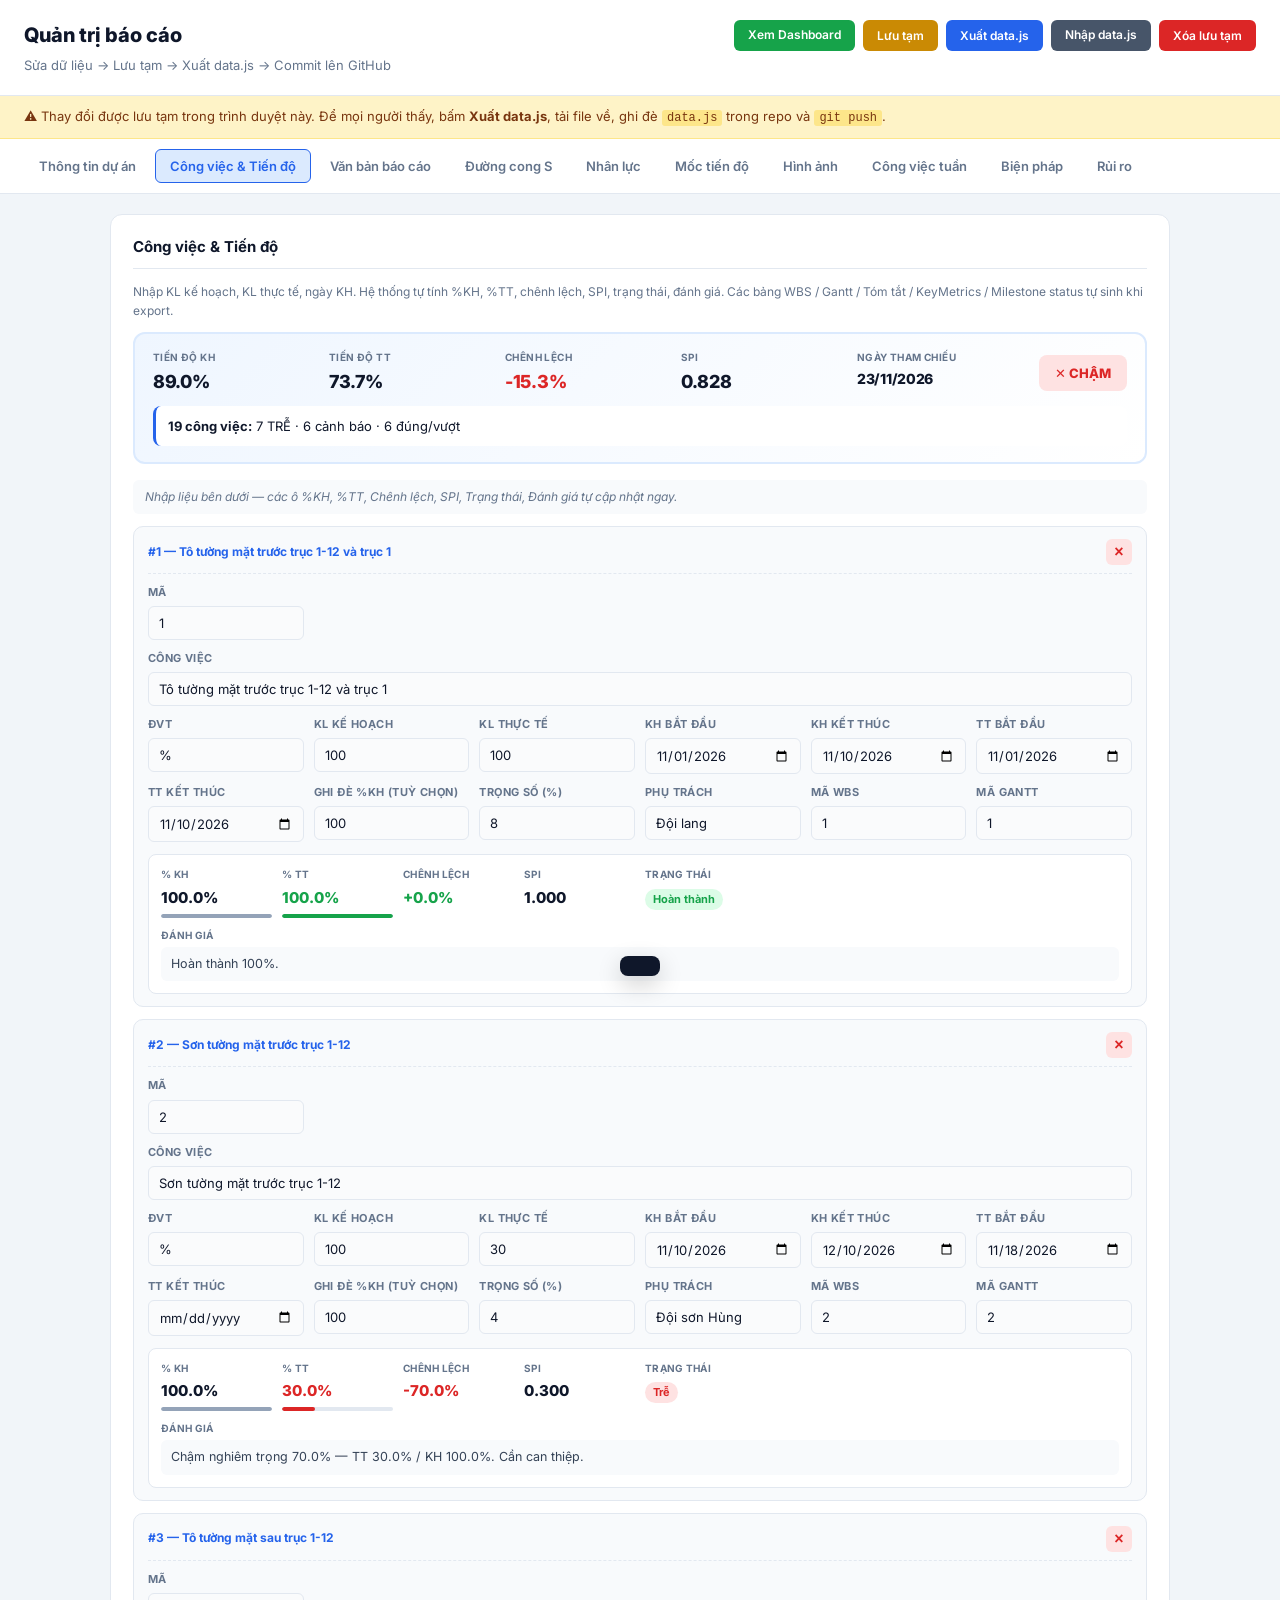
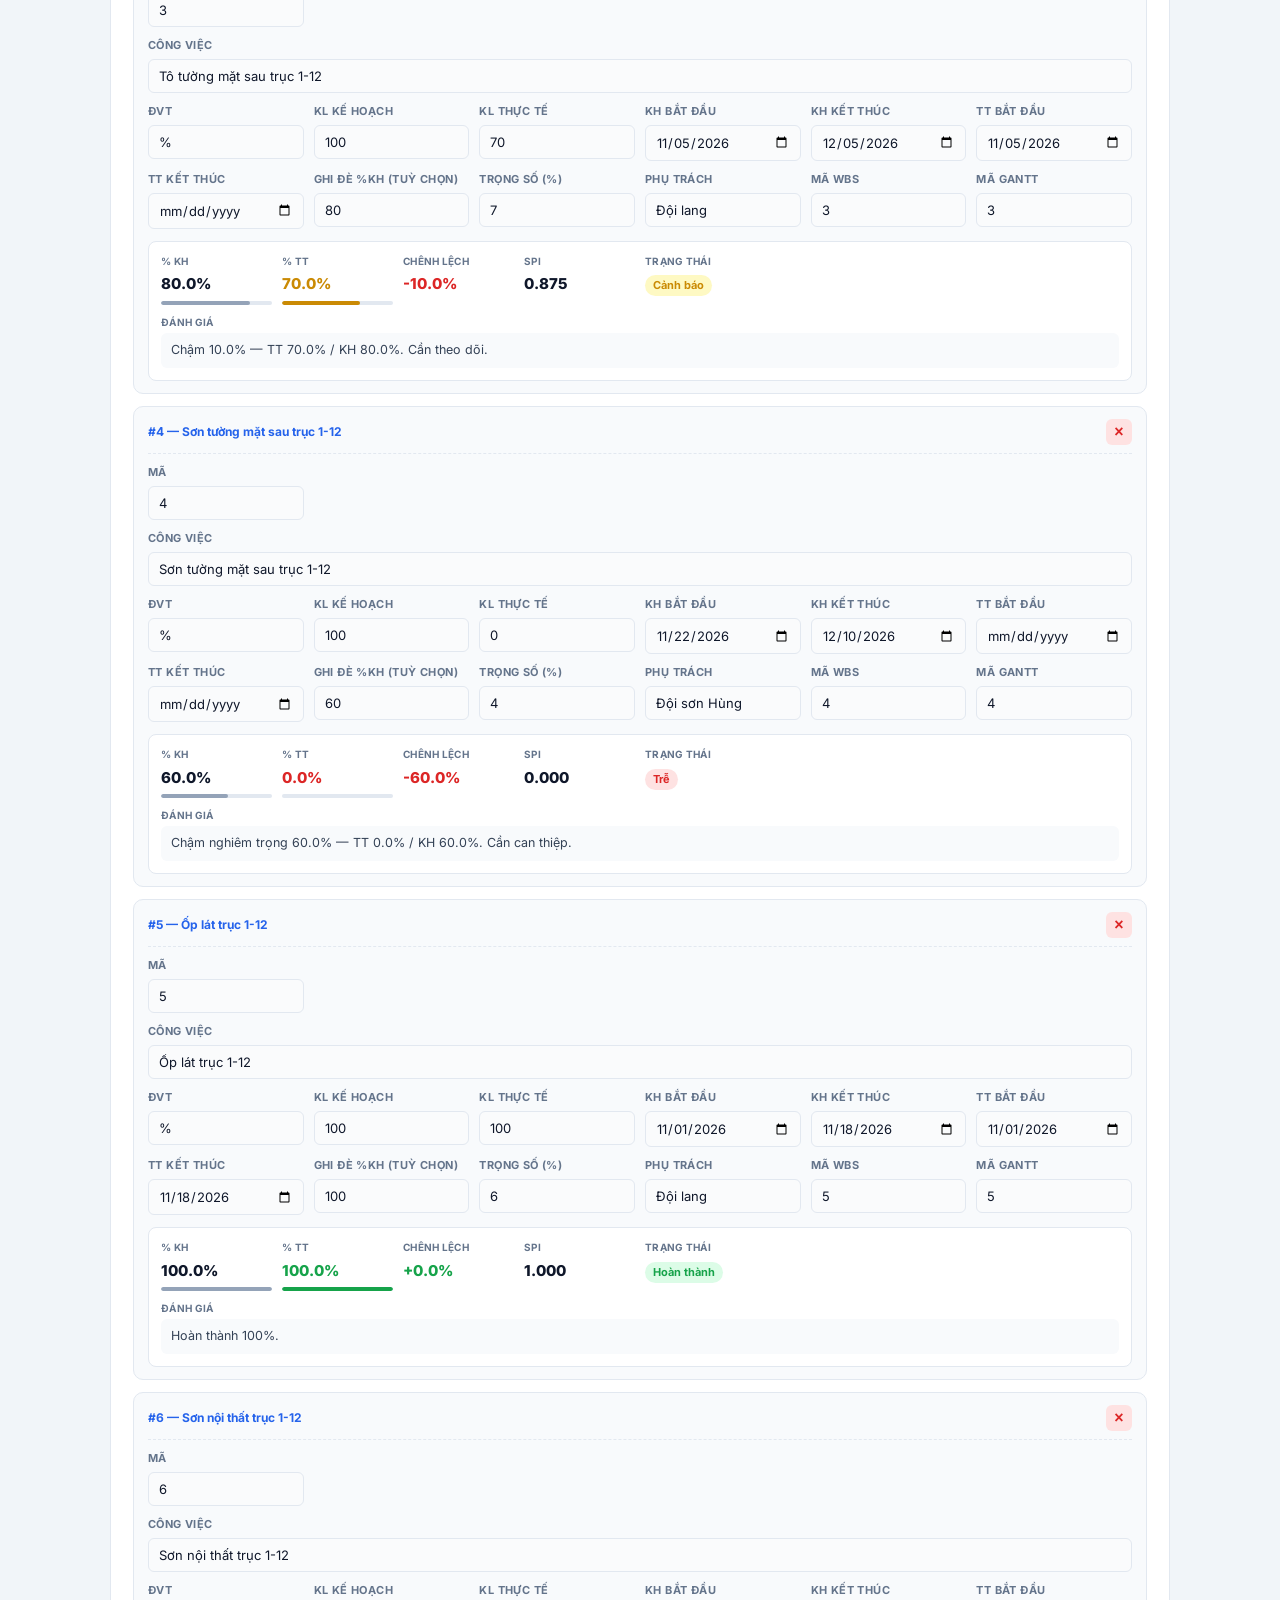
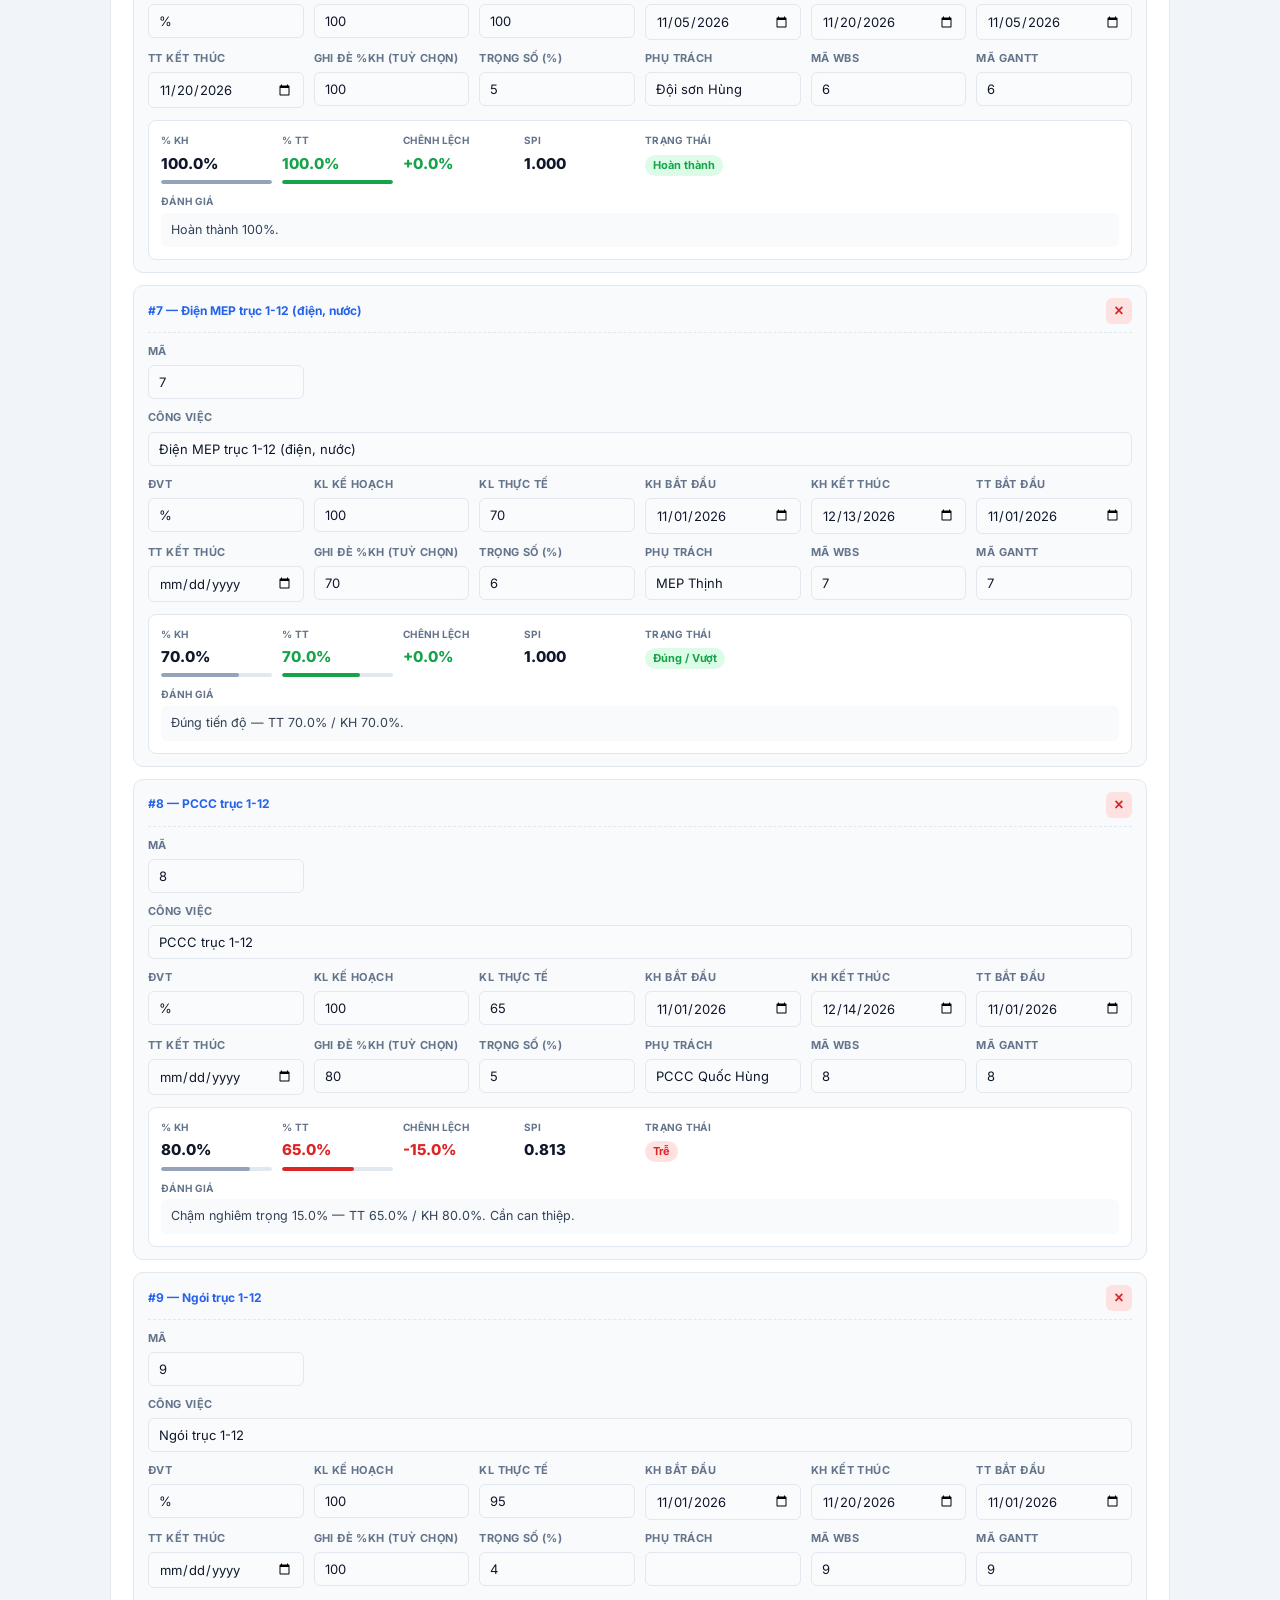
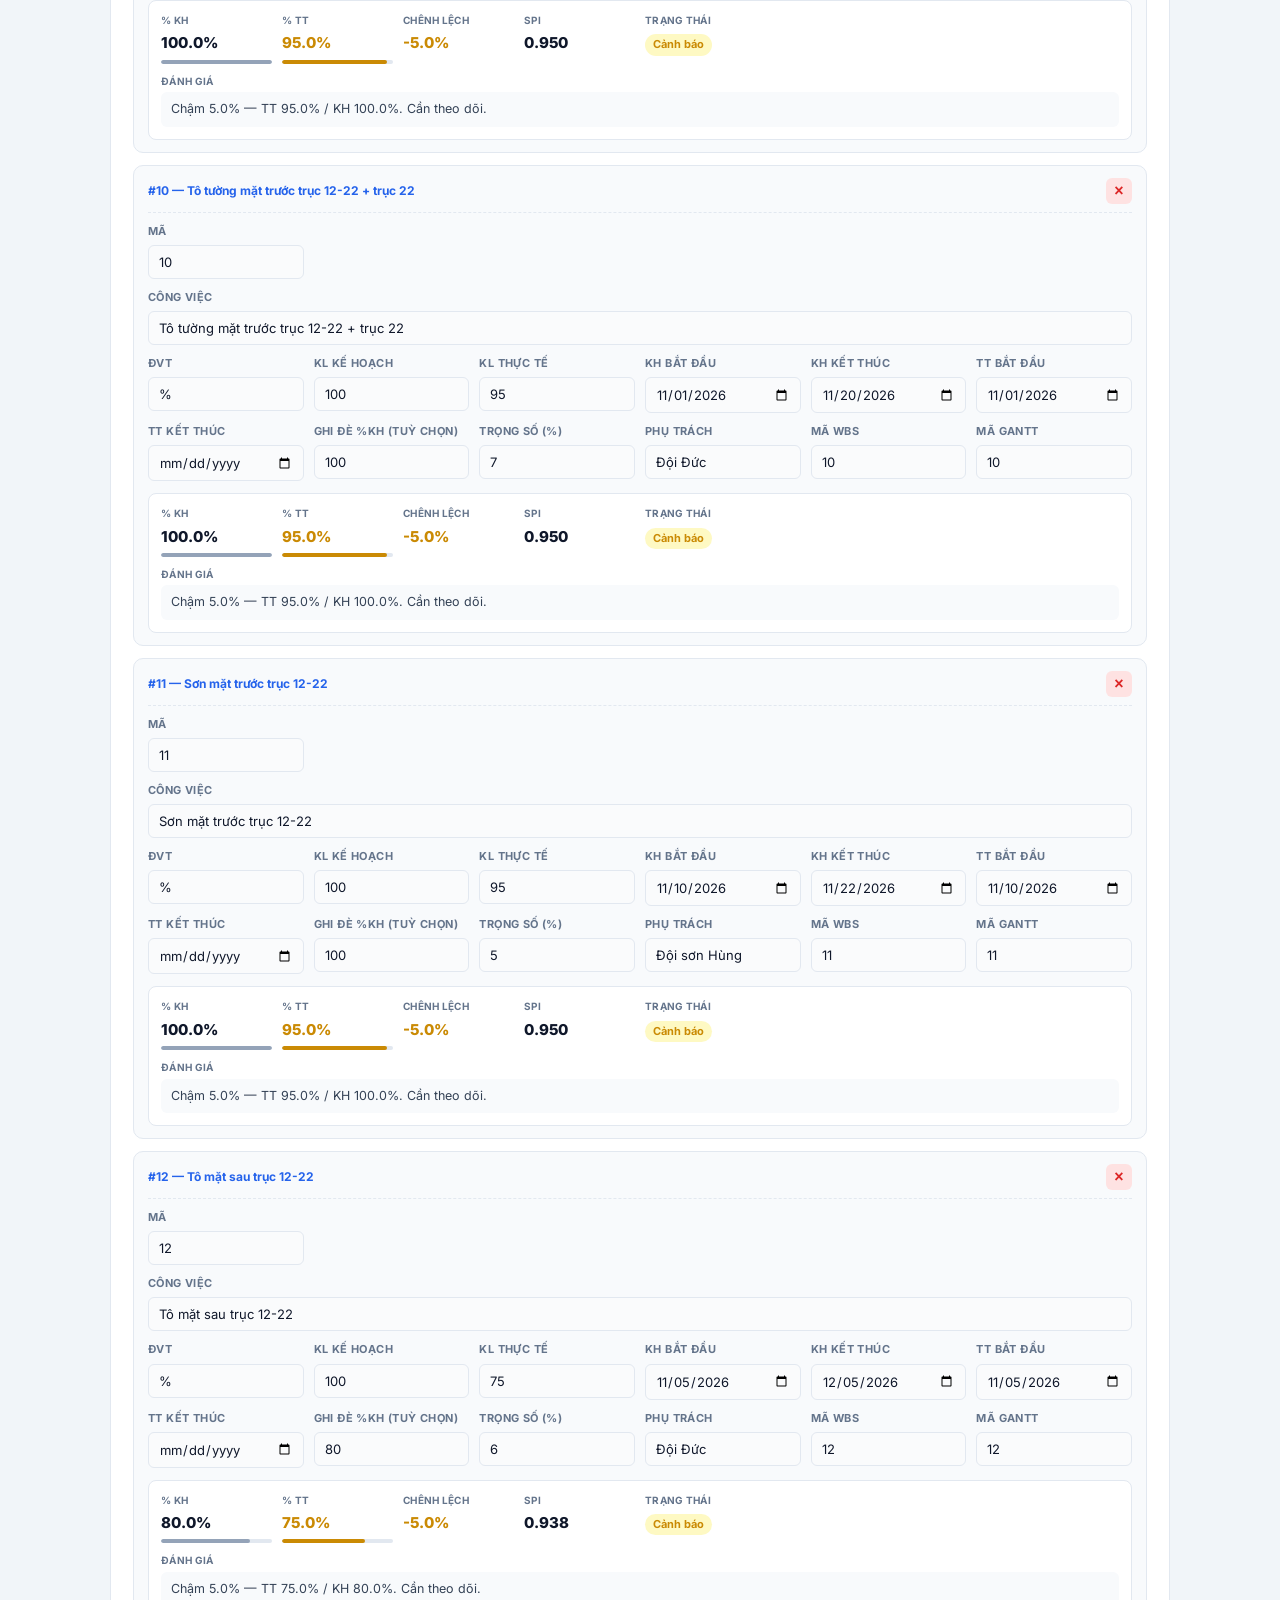
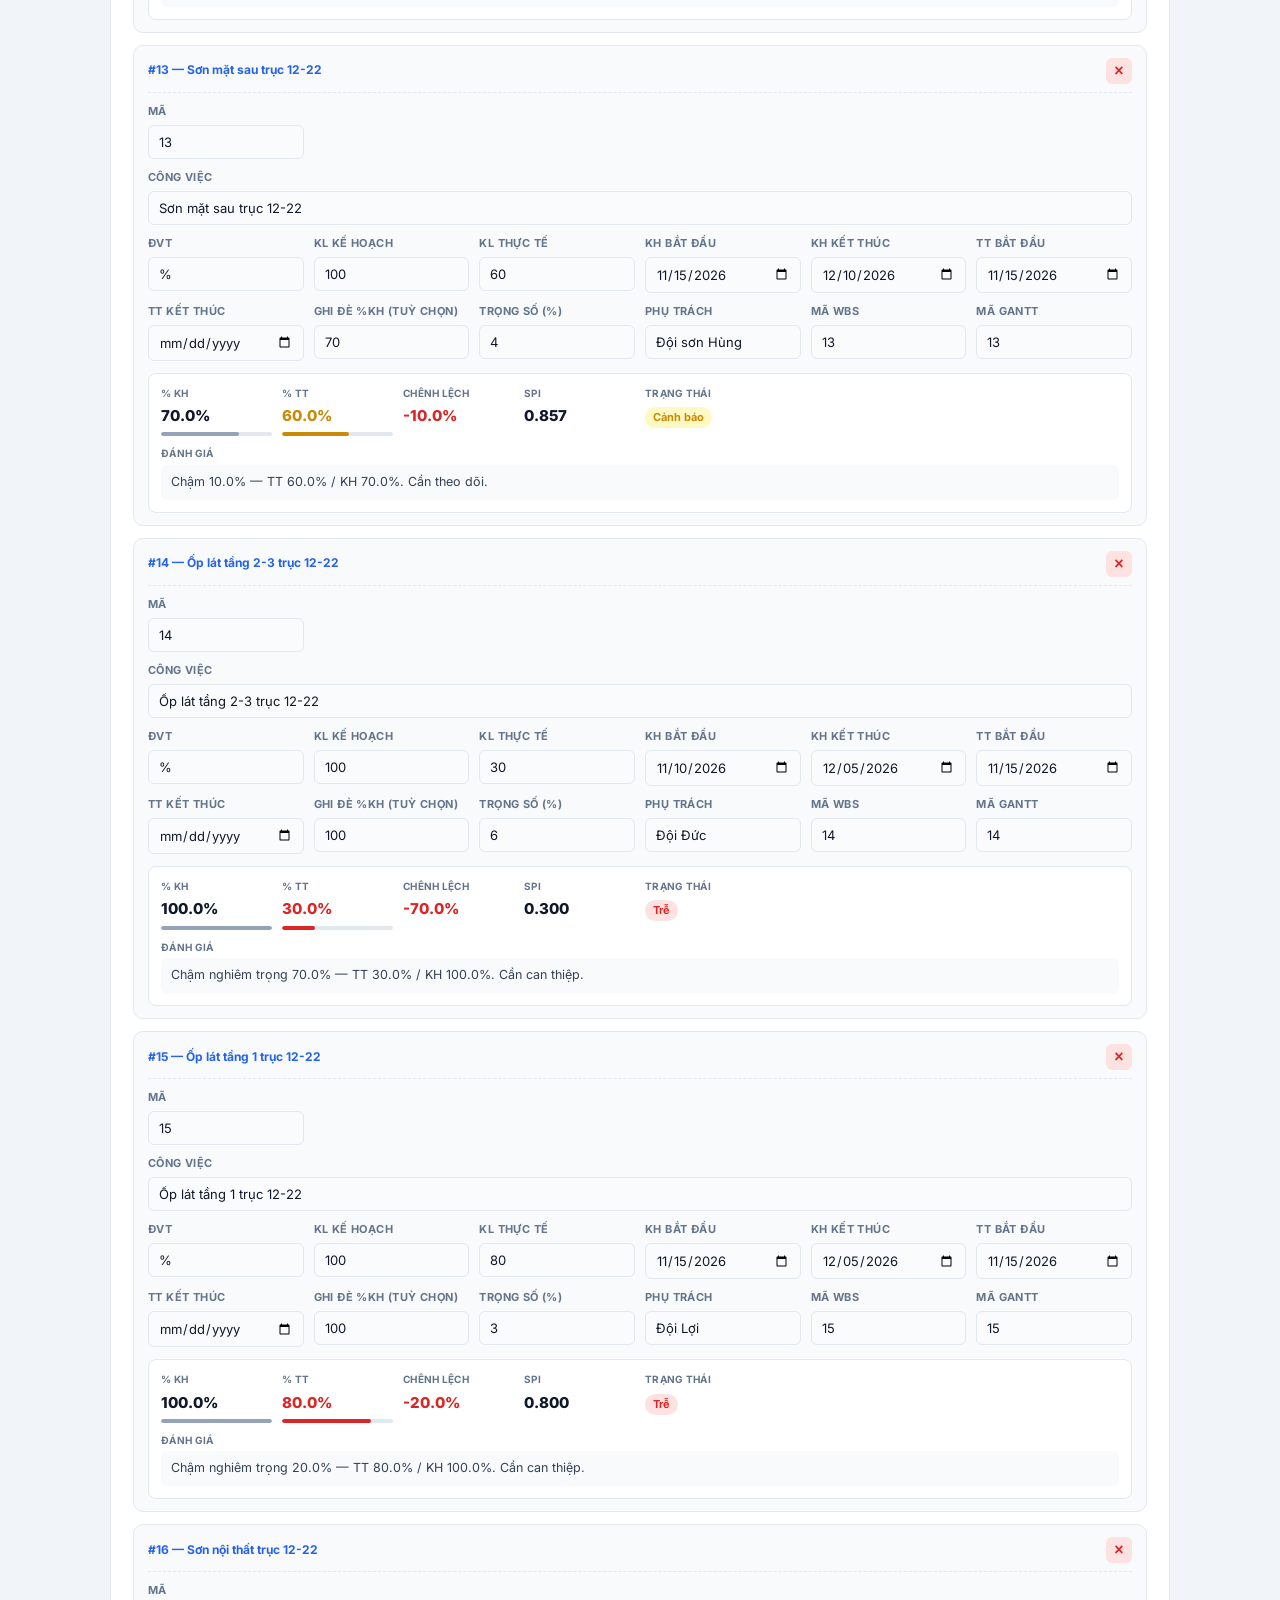
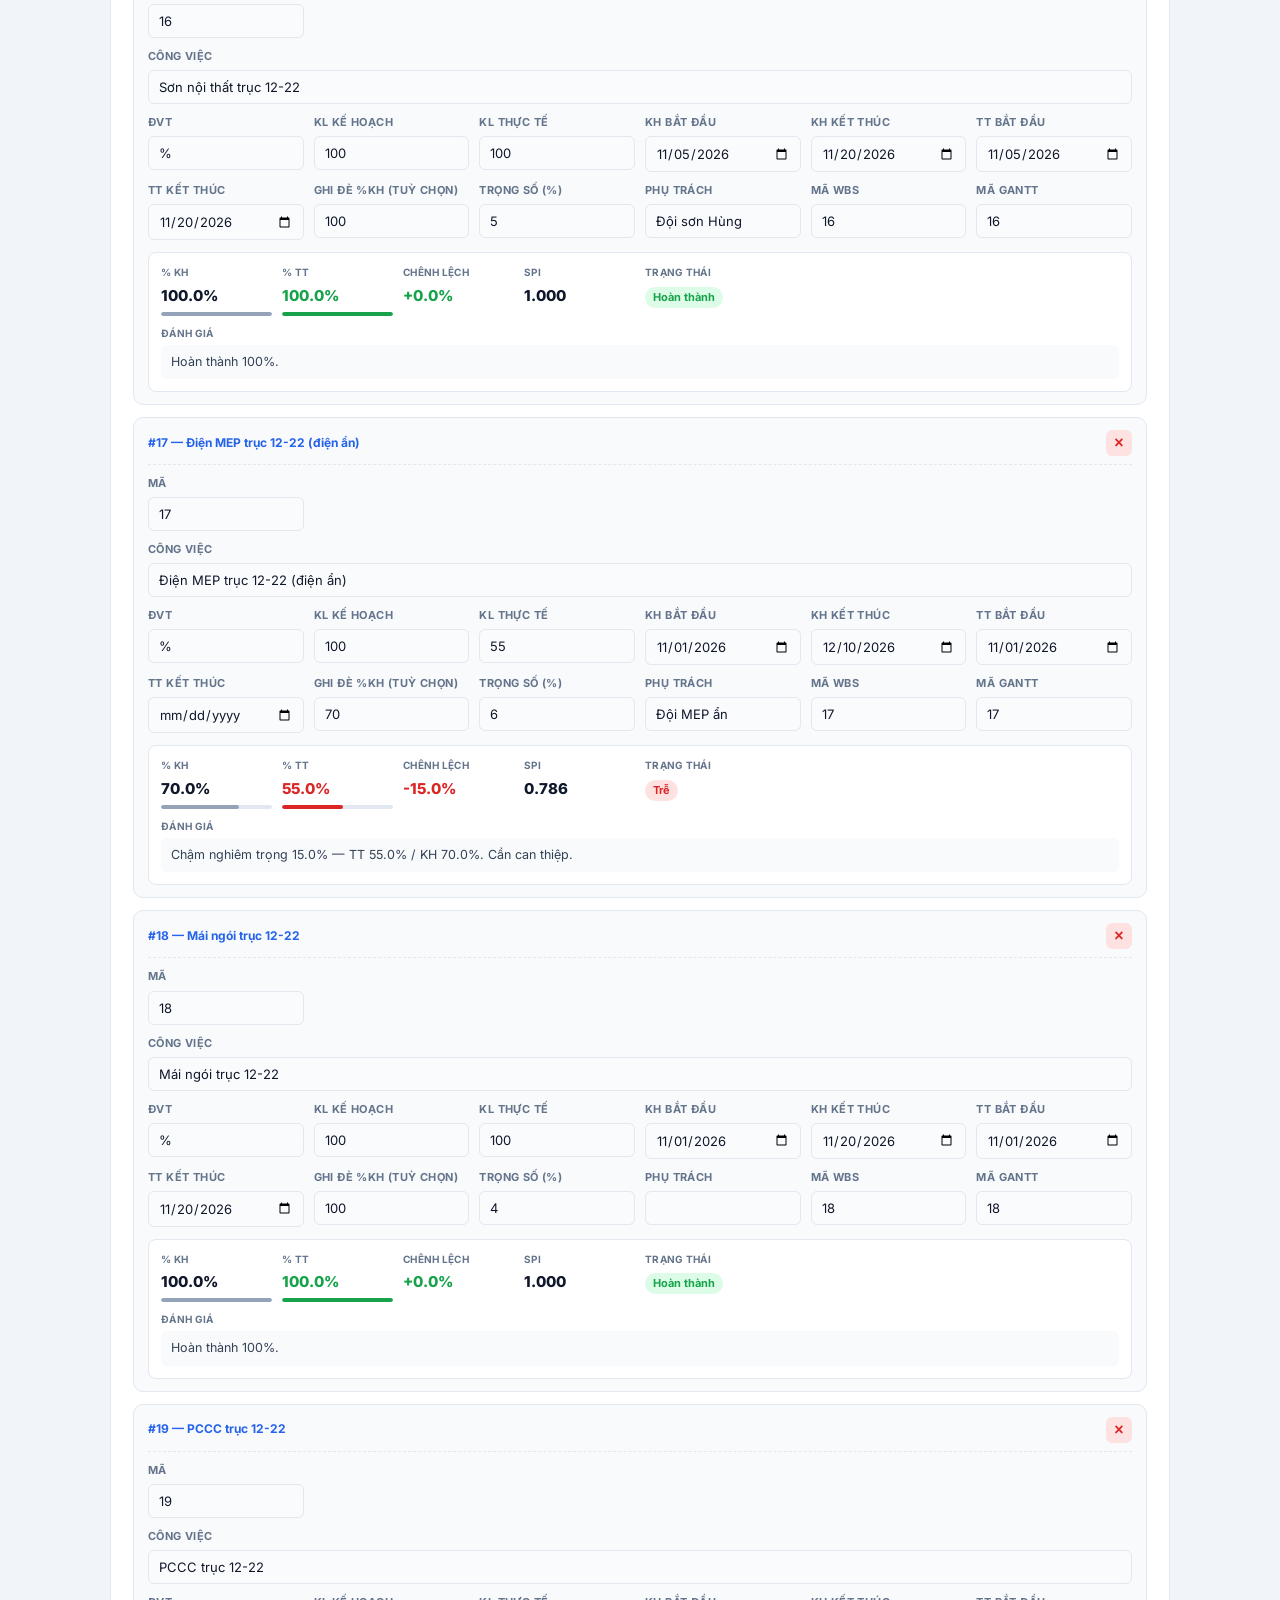
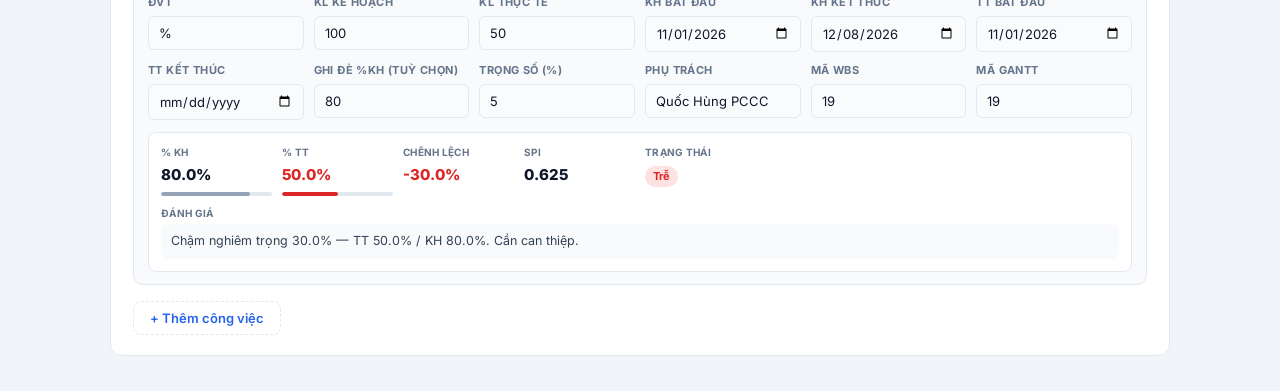
<file: admin.html>
<!DOCTYPE html>
<html lang="vi">
<head>
  <meta charset="UTF-8">
  <meta name="viewport" content="width=device-width, initial-scale=1.0">
  <title>Quản trị báo cáo tiến độ</title>
  <link href="https://fonts.googleapis.com/css2?family=Inter:wght@400;500;600;700;800&display=swap" rel="stylesheet">
  <link rel="stylesheet" href="styles.css">
  <link rel="stylesheet" href="admin.css">
</head>
<body class="admin-body">

<header class="admin-header">
  <div>
    <h1>Quản trị báo cáo</h1>
    <p class="admin-sub">Sửa dữ liệu → Lưu tạm → Xuất data.js → Commit lên GitHub</p>
  </div>
  <div class="admin-actions">
    <a class="btn-print" href="index.html" style="text-decoration:none;background:#16a34a;">Xem Dashboard</a>
    <button class="btn-print" id="btn-save" style="background:#ca8a04;">Lưu tạm</button>
    <button class="btn-print" id="btn-export" style="background:#2563eb;">Xuất data.js</button>
    <label class="btn-print" style="background:#475569;cursor:pointer;">
      Nhập data.js
      <input type="file" id="btn-import" accept=".js,text/javascript" style="display:none;">
    </label>
    <button class="btn-print" id="btn-reset" style="background:#dc2626;">Xóa lưu tạm</button>
  </div>
</header>

<div class="admin-banner">
  ⚠️ Thay đổi được lưu tạm trong trình duyệt này. Để mọi người thấy, bấm <strong>Xuất data.js</strong>, tải file về, ghi đè <code>data.js</code> trong repo và <code>git push</code>.
</div>

<nav class="admin-tabs" id="admin-tabs"></nav>
<main class="admin-main" id="admin-main"></main>

<div class="admin-toast" id="admin-toast"></div>

<script src="data.js"></script>
<script src="compute.js"></script>
<script src="admin.js"></script>
</body>
</html>
</file>
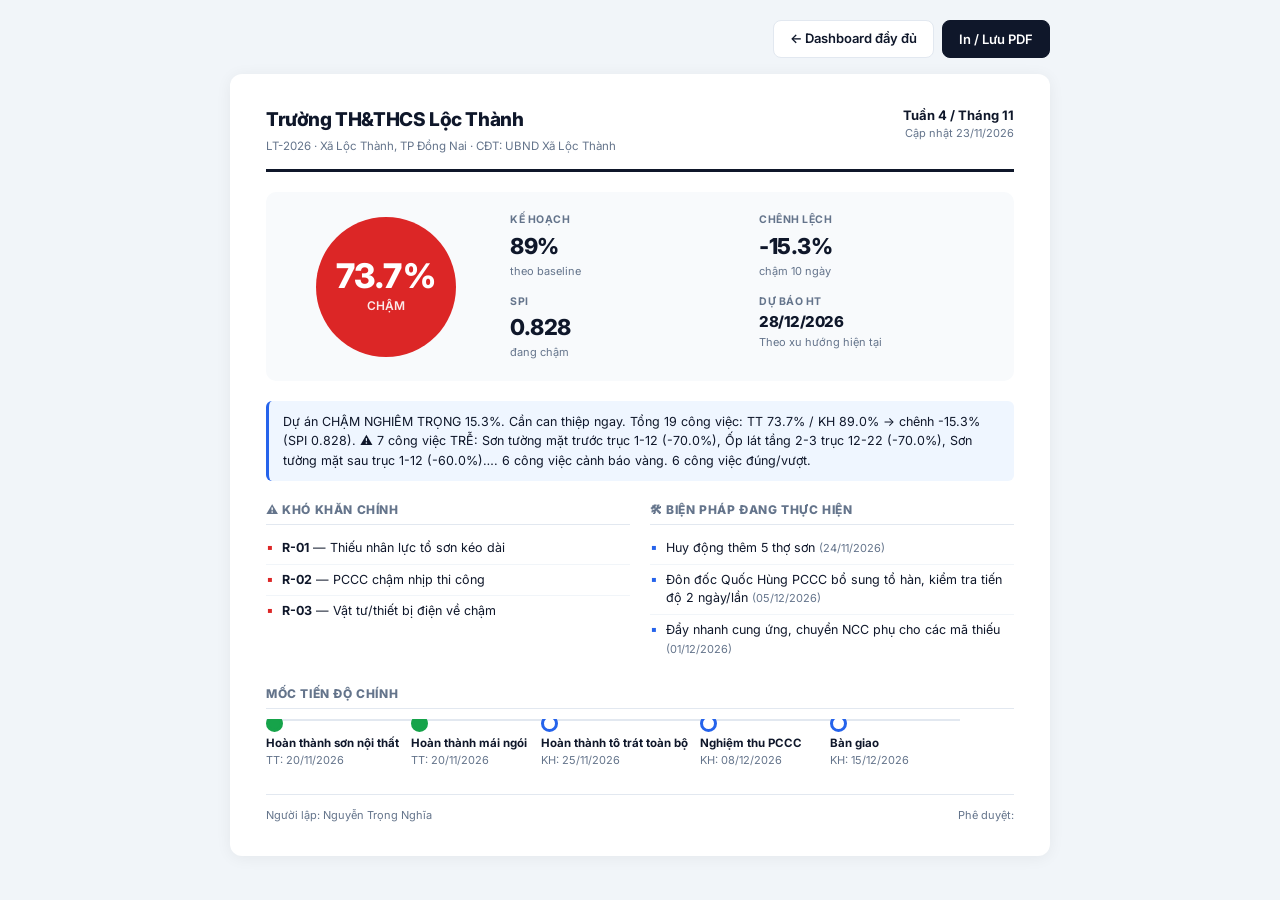
<file: condensed.html>
<!DOCTYPE html>
<html lang="vi">
<head>
  <meta charset="UTF-8">
  <meta name="viewport" content="width=device-width, initial-scale=1.0">
  <title>Báo cáo rút gọn — Tiến độ công trình</title>
  <link href="https://fonts.googleapis.com/css2?family=Inter:wght@400;500;600;700;800;900&display=swap" rel="stylesheet">
  <style>
    :root { --text: #0f172a; --muted: #64748b; --border: #e2e8f0; --green: #16a34a; --yellow: #ca8a04; --red: #dc2626; --accent: #2563eb; }
    * { box-sizing: border-box; margin: 0; padding: 0; }
    body { font-family: "Inter", system-ui, sans-serif; background: #f1f5f9; color: var(--text); padding: 20px; font-size: 13px; line-height: 1.5; }
    .page { max-width: 820px; margin: 0 auto; background: white; padding: 32px 36px; border-radius: 12px; box-shadow: 0 2px 16px rgba(0,0,0,0.06); }
    .page-header { display: flex; justify-content: space-between; align-items: flex-start; border-bottom: 3px solid var(--text); padding-bottom: 14px; margin-bottom: 20px; gap: 16px; }
    .page-header h1 { font-size: 19px; font-weight: 800; letter-spacing: -0.4px; }
    .page-header .meta { font-size: 11.5px; color: var(--muted); margin-top: 4px; }
    .page-header .revision { text-align: right; font-size: 11px; color: var(--muted); }
    .page-header .revision strong { display: block; color: var(--text); font-size: 13px; }
    .hero { display: grid; grid-template-columns: 200px 1fr; gap: 24px; align-items: center; padding: 20px; background: #f8fafc; border-radius: 10px; margin-bottom: 20px; }
    .rag-circle { width: 140px; height: 140px; border-radius: 50%; display: flex; flex-direction: column; align-items: center; justify-content: center; color: white; font-weight: 800; margin: 0 auto; }
    .rag-circle .big { font-size: 34px; line-height: 1; }
    .rag-circle .label { font-size: 12px; font-weight: 600; opacity: 0.9; margin-top: 4px; }
    .rag-circle.green { background: var(--green); } .rag-circle.yellow { background: var(--yellow); } .rag-circle.red { background: var(--red); }
    .hero-stats { display: grid; grid-template-columns: 1fr 1fr; gap: 14px; }
    .stat .label { font-size: 10.5px; text-transform: uppercase; letter-spacing: 0.5px; color: var(--muted); font-weight: 700; }
    .stat .value { font-size: 22px; font-weight: 800; letter-spacing: -0.5px; margin-top: 2px; }
    .stat .sub { font-size: 11px; color: var(--muted); }
    .note { padding: 11px 14px; background: #eff6ff; border-left: 3px solid var(--accent); font-size: 12.5px; border-radius: 6px; margin-bottom: 20px; line-height: 1.55; }
    .columns { display: grid; grid-template-columns: 1fr 1fr; gap: 20px; margin-bottom: 20px; }
    .box h3 { font-size: 12px; text-transform: uppercase; letter-spacing: 0.6px; font-weight: 800; color: var(--muted); margin-bottom: 8px; padding-bottom: 5px; border-bottom: 1px solid var(--border); }
    .box ul { list-style: none; }
    .box li { padding: 6px 0; border-bottom: 1px solid #f1f5f9; font-size: 12.5px; display: flex; gap: 8px; }
    .box li:last-child { border-bottom: none; }
    .box li::before { content: "▪"; color: var(--muted); flex-shrink: 0; font-size: 14px; line-height: 1.2; }
    .box.issues li::before { color: var(--red); }
    .box.measures li::before { color: var(--accent); }
    .milestones-row { display: flex; gap: 0; overflow-x: auto; margin-bottom: 20px; padding-bottom: 6px; }
    .ms { flex-shrink: 0; min-width: 130px; position: relative; padding: 10px 12px 0 0; border-top: 2px solid var(--border); }
    .ms::before { content: ""; position: absolute; top: -6px; left: 0; width: 11px; height: 11px; border-radius: 50%; background: white; border: 3px solid var(--muted); }
    .ms.done::before { border-color: var(--green); background: var(--green); }
    .ms.late::before { border-color: var(--red); background: var(--red); }
    .ms.upcoming::before { border-color: var(--accent); }
    .ms .name { font-size: 11.5px; font-weight: 700; margin-top: 4px; }
    .ms .date { font-size: 11px; color: var(--muted); }
    .hero-photo { width: 100%; height: 160px; object-fit: cover; border-radius: 8px; margin-bottom: 8px; background: #f1f5f9; }
    .photo-caption { font-size: 11.5px; color: var(--muted); margin-bottom: 20px; }
    .footer { border-top: 1px solid var(--border); padding-top: 12px; font-size: 11px; color: var(--muted); display: flex; justify-content: space-between; gap: 16px; flex-wrap: wrap; }
    .actions { max-width: 820px; margin: 0 auto 16px; display: flex; gap: 8px; justify-content: flex-end; }
    .btn { padding: 8px 16px; border-radius: 8px; border: 1px solid var(--border); background: white; color: var(--text); font-family: inherit; font-size: 13px; font-weight: 600; cursor: pointer; text-decoration: none; display: inline-block; }
    .btn.primary { background: var(--text); color: white; border-color: var(--text); }
    .error-box { max-width: 820px; margin: 40px auto; padding: 30px; background: white; border-radius: 12px; text-align: center; font-family: "Inter", sans-serif; color: var(--red); }
    @media print {
      body { background: white; padding: 0; font-size: 11px; }
      .page { max-width: 100%; padding: 14mm 12mm; box-shadow: none; border-radius: 0; }
      .actions { display: none; }
      .hero, .columns, .box { page-break-inside: avoid; }
      @page { size: A4; margin: 0; }
    }
    @media (max-width: 640px) {
      .page { padding: 20px; } .hero { grid-template-columns: 1fr; gap: 16px; }
      .columns { grid-template-columns: 1fr; } .hero-stats { grid-template-columns: 1fr 1fr; }
    }
  </style>
</head>
<body>

<div class="actions">
  <a href="index.html" class="btn">← Dashboard đầy đủ</a>
  <button class="btn primary" onclick="window.print()">In / Lưu PDF</button>
</div>

<div class="page">
  <div class="page-header">
    <div><h1 id="project-name">—</h1><div class="meta" id="project-meta">—</div></div>
    <div class="revision" id="revision">—</div>
  </div>
  <div class="hero">
    <div class="rag-circle" id="rag-circle"><span class="big" id="rag-pct">—%</span><span class="label" id="rag-label">—</span></div>
    <div class="hero-stats">
      <div class="stat"><div class="label">Kế hoạch</div><div class="value" id="stat-planned">—%</div><div class="sub" id="stat-planned-sub"></div></div>
      <div class="stat"><div class="label">Chênh lệch</div><div class="value" id="stat-delta">—%</div><div class="sub" id="stat-delta-sub"></div></div>
      <div class="stat"><div class="label">SPI</div><div class="value" id="stat-spi">—</div><div class="sub" id="stat-spi-sub"></div></div>
      <div class="stat"><div class="label">Dự báo HT</div><div class="value" id="stat-forecast" style="font-size:15px">—</div><div class="sub">Theo xu hướng hiện tại</div></div>
    </div>
  </div>
  <div class="note" id="summary-note">—</div>
  <div class="columns">
    <div class="box issues"><h3>⚠ Khó khăn chính</h3><ul id="issues-list"></ul></div>
    <div class="box measures"><h3>🛠 Biện pháp đang thực hiện</h3><ul id="measures-list"></ul></div>
  </div>
  <h3 style="font-size:12px;text-transform:uppercase;letter-spacing:0.6px;font-weight:800;color:var(--muted);margin-bottom:10px;padding-bottom:5px;border-bottom:1px solid var(--border)">Mốc tiến độ chính</h3>
  <div class="milestones-row" id="milestone-row"></div>
  <div id="hero-photo-wrap"></div>
  <div class="footer">
    <span id="footer-left">—</span><span id="footer-right">—</span>
  </div>
</div>

<script src="data.js"></script>
<script src="compute.js"></script>
<script>
(function () {
  const useLocal = new URLSearchParams(location.search).has("preview");
  const local = useLocal ? localStorage.getItem("reportData") : null;
  const raw = local ? JSON.parse(local) : window.reportData;
  const r = window.ComputeEngine ? window.ComputeEngine.computeAll(raw) : raw;

  if (!r) {
    document.body.innerHTML = '<div class="error-box">❌ Không tải được data.js</div>';
    return;
  }
  const fmt = s => s ? String(s).split("-").reverse().join("/") : "—";
  const esc = s => String(s ?? "").replace(/&/g,"&amp;").replace(/</g,"&lt;").replace(/>/g,"&gt;").replace(/"/g,"&quot;").replace(/'/g,"&#39;");

  document.getElementById("project-name").textContent = r.project.name;
  document.getElementById("project-meta").textContent = `${r.project.code} · ${r.project.location} · CĐT: ${r.project.investor}`;
  document.getElementById("revision").innerHTML = `<strong>${esc(r.project.revision)}</strong>Cập nhật ${fmt(r.project.reportDate)}`;

  const delta = +(r.summary.actual - r.summary.planned).toFixed(1);
  const ragClass = delta >= -0.5 ? "green" : delta >= -5 ? "yellow" : "red";
  const ragLabel = delta >= -0.5 ? "ĐÚNG TIẾN ĐỘ" : delta >= -5 ? "CẢNH BÁO" : "CHẬM";
  document.getElementById("rag-circle").classList.add(ragClass);
  document.getElementById("rag-pct").textContent = r.summary.actual + "%";
  document.getElementById("rag-label").textContent = ragLabel;

  document.getElementById("stat-planned").textContent = r.summary.planned + "%";
  document.getElementById("stat-planned-sub").textContent = "theo baseline";
  document.getElementById("stat-delta").textContent = (delta >= 0 ? "+" : "") + delta + "%";
  document.getElementById("stat-delta-sub").textContent = delta < 0 ? `chậm ${r.summary.daysBehind} ngày` : "vượt kế hoạch";
  document.getElementById("stat-spi").textContent = Number(r.summary.spi).toFixed(3);
  document.getElementById("stat-spi-sub").textContent = r.summary.spi >= 1 ? "đúng KH" : "đang chậm";
  document.getElementById("stat-forecast").textContent = fmt(r.summary.forecastFinish);

  document.getElementById("summary-note").textContent = r.summary.note;

  const sevRank = { high: 0, medium: 1, low: 2 };
  const topIssues = [...(r.risks || [])].sort((a, b) => (sevRank[a.severity] ?? 9) - (sevRank[b.severity] ?? 9)).slice(0, 3);
  document.getElementById("issues-list").innerHTML = topIssues.map(x => `<li><span><strong>${esc(x.id)}</strong> — ${esc(x.description)}</span></li>`).join("");

  const topMeasures = [...(r.measures || [])].sort((a, b) => (a.status === "Hoàn thành" ? 1 : 0) - (b.status === "Hoàn thành" ? 1 : 0)).slice(0, 3);
  document.getElementById("measures-list").innerHTML = topMeasures.map(x => `<li><span>${esc(x.action)} <em style="color:var(--muted);font-style:normal;font-size:11px">(${esc(x.deadline)})</em></span></li>`).join("");

  const mss = (r.milestones || []).slice(-5);
  document.getElementById("milestone-row").innerHTML = mss.map(m => {
    const cls = m.status === "done" ? "done" : m.status === "late" ? "late" : "upcoming";
    const dateStr = m.actual ? "TT: " + fmt(m.actual) : "KH: " + fmt(m.planned);
    return `<div class="ms ${cls}"><div class="name">${esc(m.name)}</div><div class="date">${dateStr}</div></div>`;
  }).join("");

  if (r.photos && r.photos.length) {
    const latest = [...r.photos].sort((a, b) => String(b.date || "").localeCompare(String(a.date || "")))[0];
    document.getElementById("hero-photo-wrap").innerHTML = `<img class="hero-photo" src="${esc(latest.url)}" alt="${esc(latest.caption || "")}"><div class="photo-caption">${esc(latest.caption || "")} · ${esc(latest.location || "")} · ${fmt(latest.date)}</div>`;
  }

  document.getElementById("footer-left").textContent = `Người lập: ${r.project.preparedBy}`;
  document.getElementById("footer-right").textContent = `Phê duyệt: ${r.project.approvedBy}`;
})();
</script>
</body>
</html>
</file>
<file: styles.css>
:root {
  --bg: #f8fafc;
  --surface: #ffffff;
  --border: #e2e8f0;
  --text: #0f172a;
  --muted: #64748b;
  --accent: #2563eb;
  --accent-soft: #dbeafe;
  --green: #16a34a;
  --green-soft: #dcfce7;
  --yellow: #ca8a04;
  --yellow-soft: #fef9c3;
  --red: #dc2626;
  --red-soft: #fee2e2;
  --radius: 12px;
}
* { box-sizing: border-box; margin: 0; padding: 0; }
body {
  font-family: "Inter", system-ui, -apple-system, "Segoe UI", Roboto, sans-serif;
  background: var(--bg); color: var(--text); line-height: 1.55; font-size: 14px;
}

/* TOPBAR */
.topbar {
  display: flex; justify-content: space-between; align-items: flex-start;
  gap: 16px; padding: 20px 24px; background: var(--surface);
  border-bottom: 1px solid var(--border); flex-wrap: wrap;
}
.topbar h1 { font-size: 20px; font-weight: 700; letter-spacing: -0.3px; }
.project-meta { color: var(--muted); font-size: 13px; margin-top: 4px; }
.topbar-right { display: flex; gap: 8px; align-items: center; flex-wrap: wrap; }
.badge {
  display: inline-block; padding: 4px 10px; background: var(--accent-soft);
  color: var(--accent); border-radius: 6px; font-size: 12px; font-weight: 600;
}
.badge-muted { background: #f1f5f9; color: var(--muted); }
.btn-print {
  padding: 6px 14px; background: var(--text); color: white; border: none;
  border-radius: 6px; font-size: 12px; font-weight: 600; cursor: pointer; font-family: inherit;
}
.btn-print:hover { background: #1e293b; }

/* TABS */
.tabs {
  display: flex; gap: 4px; padding: 10px 24px; background: var(--surface);
  border-bottom: 1px solid var(--border); overflow-x: auto;
  position: sticky; top: 0; z-index: 50;
}
.tabs a {
  padding: 6px 12px; color: var(--muted); text-decoration: none;
  font-size: 13px; font-weight: 500; border-radius: 6px; white-space: nowrap;
}
.tabs a:hover { background: #f1f5f9; color: var(--text); }

/* LAYOUT */
main { max-width: 1400px; margin: 0 auto; padding: 20px; }
.card {
  background: var(--surface); border: 1px solid var(--border);
  border-radius: var(--radius); padding: 20px 22px; margin-bottom: 18px;
}
.card-title {
  font-size: 15px; font-weight: 700; margin-bottom: 16px;
  letter-spacing: -0.2px; display: flex; align-items: center; justify-content: space-between;
}
.hint { font-size: 12px; font-weight: 500; color: var(--muted); }

/* SHORT REPORT */
.short-report-card {
  background: linear-gradient(135deg, #eff6ff 0%, #ffffff 100%);
  border: 2px solid var(--accent-soft);
}
.sr-header {
  display: flex; justify-content: space-between; align-items: flex-start;
  gap: 16px; margin-bottom: 12px; flex-wrap: wrap;
}
.sr-eyebrow {
  font-size: 11px; font-weight: 700; color: var(--accent);
  text-transform: uppercase; letter-spacing: 0.8px;
}
.sr-title { font-size: 20px; font-weight: 800; letter-spacing: -0.4px; margin-top: 2px; }
.sr-headline { font-size: 15px; font-weight: 600; color: #1e293b; margin-bottom: 18px; }
.sr-metrics {
  display: grid; grid-template-columns: repeat(auto-fit, minmax(110px, 1fr));
  gap: 10px; margin-bottom: 20px;
}
.sr-metric {
  background: white; border: 1px solid var(--border); border-radius: 10px; padding: 12px;
}
.sr-metric-label { font-size: 10px; color: var(--muted); text-transform: uppercase; letter-spacing: 0.5px; font-weight: 700; }
.sr-metric-value { font-size: 18px; font-weight: 800; letter-spacing: -0.3px; margin-top: 2px; }
.sr-grid {
  display: grid; grid-template-columns: repeat(auto-fit, minmax(260px, 1fr)); gap: 14px;
}
.sr-block { background: white; border-radius: 10px; padding: 14px 16px; border-left: 3px solid var(--green); }
.sr-block-issue { border-left-color: var(--yellow); }
.sr-block-action { border-left-color: var(--accent); }
.sr-block h3 { font-size: 13px; font-weight: 700; margin-bottom: 8px; }
.sr-block ul { list-style: none; font-size: 13px; }
.sr-block li { padding: 5px 0; border-bottom: 1px solid #f1f5f9; }
.sr-block li:last-child { border-bottom: none; }
.sr-block li::before { content: "· "; color: var(--muted); margin-right: 4px; }
.sr-conclusion {
  margin-top: 16px; padding: 12px 16px; background: white; border-radius: 10px;
  font-size: 13px; border: 1px dashed var(--accent);
}

/* INFO GRID */
.info-grid {
  display: grid; grid-template-columns: repeat(auto-fit, minmax(220px, 1fr)); gap: 14px;
}
.info-item { border-left: 3px solid var(--accent); padding-left: 12px; }
.info-item .label {
  font-size: 11px; color: var(--muted); text-transform: uppercase;
  letter-spacing: 0.5px; font-weight: 600;
}
.info-item .value { font-size: 14px; font-weight: 600; margin-top: 2px; }

/* KPI */
.kpi-grid {
  display: grid; grid-template-columns: repeat(auto-fit, minmax(160px, 1fr));
  gap: 12px; margin-bottom: 16px;
}
.kpi {
  border: 1px solid var(--border); border-radius: 10px; padding: 14px 16px; background: #fafbfc;
}
.kpi-label { font-size: 11px; color: var(--muted); text-transform: uppercase; letter-spacing: 0.5px; font-weight: 600; }
.kpi-value { font-size: 26px; font-weight: 800; letter-spacing: -0.5px; margin-top: 4px; line-height: 1.1; }
.kpi-sub { font-size: 12px; color: var(--muted); margin-top: 4px; }
.kpi.green .kpi-value { color: var(--green); }
.kpi.yellow .kpi-value { color: var(--yellow); }
.kpi.red .kpi-value { color: var(--red); }
.kpi.blue .kpi-value { color: var(--accent); }
.summary-note {
  padding: 12px 14px; background: #f8fafc; border-left: 3px solid var(--accent);
  border-radius: 6px; font-size: 13px; color: #334155;
}

/* CHART */
.chart-wrap { height: 280px; position: relative; }

/* TABLES */
.table-scroll { overflow-x: auto; -webkit-overflow-scrolling: touch; }
.data-table {
  width: 100%; border-collapse: collapse; font-size: 13px; min-width: 700px;
}
.data-table thead th {
  text-align: left; padding: 10px; background: #f8fafc; font-size: 11px;
  font-weight: 700; text-transform: uppercase; letter-spacing: 0.4px;
  color: var(--muted); border-bottom: 1px solid var(--border); white-space: nowrap;
}
.data-table tbody td {
  padding: 10px; border-bottom: 1px solid #f1f5f9; vertical-align: top;
}
.data-table tbody tr:hover { background: #fafbfc; }
.data-table .num { text-align: right; font-variant-numeric: tabular-nums; }
.data-table tfoot td {
  padding: 10px; font-weight: 700; border-top: 2px solid var(--border); background: #f8fafc;
}
.progress-mini {
  height: 6px; background: #e2e8f0; border-radius: 3px; overflow: hidden; margin-top: 4px;
}
.progress-mini > div { height: 100%; border-radius: 3px; }
.pill {
  display: inline-block; padding: 2px 8px; border-radius: 999px;
  font-size: 11px; font-weight: 700;
}
.pill.green { background: var(--green-soft); color: var(--green); }
.pill.yellow { background: var(--yellow-soft); color: var(--yellow); }
.pill.red { background: var(--red-soft); color: var(--red); }
.pill.blue { background: var(--accent-soft); color: var(--accent); }
.pill.gray { background: #f1f5f9; color: var(--muted); }
.delta-pos { color: var(--green); font-weight: 600; }
.delta-neg { color: var(--red); font-weight: 600; }
.delta-zero { color: var(--muted); }

/* GANTT */
.gantt-legend {
  display: flex; flex-wrap: wrap; gap: 14px; font-size: 12px;
  color: var(--muted); margin-bottom: 14px;
}
.gantt-legend .dot {
  display: inline-block; width: 10px; height: 10px; border-radius: 2px;
  margin-right: 5px; vertical-align: middle;
}
.dot-plan { background: #cbd5e1; }
.dot-actual { background: var(--accent); }
.dot-today { background: var(--red); width: 2px !important; height: 12px !important; }
.dot-green { background: var(--green); border-radius: 50% !important; }
.dot-yellow { background: var(--yellow); border-radius: 50% !important; }
.dot-red { background: var(--red); border-radius: 50% !important; }
.gantt-scroll {
  overflow-x: auto; border: 1px solid var(--border); border-radius: 8px;
  -webkit-overflow-scrolling: touch;
}
.gantt-grid { position: relative; }
.gantt-header {
  display: flex; background: #f8fafc; border-bottom: 1px solid var(--border);
  position: sticky; top: 0; z-index: 5;
}
.gantt-header-label {
  width: 240px; min-width: 240px; padding: 10px 12px; font-size: 11px;
  font-weight: 700; text-transform: uppercase; letter-spacing: 0.4px;
  color: var(--muted); border-right: 1px solid var(--border);
  position: sticky; left: 0; background: #f8fafc; z-index: 6;
}
.gantt-header-track { display: flex; }
.gantt-month {
  flex-shrink: 0; padding: 10px 4px; font-size: 11px; font-weight: 700;
  color: var(--muted); text-align: center; border-right: 1px solid #e2e8f0;
  white-space: nowrap; overflow: hidden;
}
.gantt-body { position: relative; }
.gantt-row {
  display: flex; border-bottom: 1px solid #f1f5f9; min-height: 42px; align-items: center;
}
.gantt-row:hover { background: #fafbfc; }
.gantt-label {
  width: 240px; min-width: 240px; padding: 8px 12px; font-size: 12px;
  border-right: 1px solid var(--border); position: sticky; left: 0;
  background: var(--surface); z-index: 3; display: flex; flex-direction: column; gap: 1px;
}
.gantt-row:hover .gantt-label { background: #fafbfc; }
.gantt-code { font-size: 10px; font-weight: 700; color: var(--accent); letter-spacing: 0.4px; }
.gantt-name { font-weight: 600; font-size: 12.5px; color: var(--text); }
.gantt-pct { font-size: 10.5px; color: var(--muted); }
.gantt-track {
  position: relative; height: 42px; flex-shrink: 0;
  background-image: repeating-linear-gradient(to right, transparent 0, transparent 59px, #f1f5f9 59px, #f1f5f9 60px);
}
.gantt-bar-plan { position: absolute; top: 10px; height: 8px; background: #cbd5e1; border-radius: 4px; }
.gantt-bar-actual { position: absolute; top: 22px; height: 14px; border-radius: 4px; overflow: hidden; }
.gantt-bar-fill { height: 100%; }
.gantt-today {
  position: absolute; top: 0; bottom: 0; width: 2px; background: var(--red); z-index: 4; opacity: 0.7;
}

/* MILESTONES */
.milestone-track { display: flex; gap: 0; overflow-x: auto; padding: 12px 0; -webkit-overflow-scrolling: touch; }
.milestone { flex-shrink: 0; min-width: 180px; position: relative; padding: 12px 16px 0 16px; }
.milestone::before {
  content: ""; position: absolute; top: 0; left: 0; right: 0; height: 2px; background: var(--border);
}
.milestone::after {
  content: ""; position: absolute; top: -6px; left: 16px; width: 14px; height: 14px;
  border-radius: 50%; background: var(--surface); border: 3px solid var(--muted);
}
.milestone.done::after { border-color: var(--green); background: var(--green); }
.milestone.late::after { border-color: var(--red); background: var(--red); }
.milestone.upcoming::after { border-color: var(--accent); background: var(--surface); }
.milestone-name { font-weight: 700; font-size: 13px; margin-top: 6px; }
.milestone-date { font-size: 12px; color: var(--muted); margin-top: 2px; }
.milestone-date.actual { color: var(--text); font-weight: 600; }

/* PHOTOS */
.photo-filters { display: flex; flex-wrap: wrap; gap: 8px; margin-bottom: 14px; }
.photo-chip {
  padding: 5px 12px; border-radius: 999px; background: #f1f5f9; color: var(--muted);
  font-size: 12px; font-weight: 600; cursor: pointer; border: 1px solid transparent;
  font-family: inherit;
}
.photo-chip.active { background: var(--accent-soft); color: var(--accent); border-color: var(--accent); }
.photo-grid {
  display: grid; grid-template-columns: repeat(auto-fill, minmax(220px, 1fr)); gap: 12px;
}
.photo-item {
  position: relative; border-radius: 10px; overflow: hidden; aspect-ratio: 4/3;
  background: #f1f5f9; cursor: pointer; border: 1px solid var(--border);
}
.photo-item img {
  width: 100%; height: 100%; object-fit: cover;
  transition: transform 0.4s ease;
}
.photo-item:hover img { transform: scale(1.05); }
.photo-item-overlay {
  position: absolute; left: 0; right: 0; bottom: 0;
  padding: 12px; background: linear-gradient(to top, rgba(0,0,0,0.8), transparent);
  color: white;
}
.photo-item-caption { font-size: 13px; font-weight: 600; line-height: 1.3; }
.photo-item-meta { font-size: 11px; opacity: 0.85; margin-top: 2px; }
.photo-empty {
  padding: 30px; text-align: center; color: var(--muted); font-size: 13px; font-style: italic;
}

/* LIGHTBOX */
.lightbox {
  display: none; position: fixed; inset: 0; z-index: 1000;
  background: rgba(0,0,0,0.9); align-items: center; justify-content: center; padding: 20px;
}
.lightbox.active { display: flex; }
.lightbox-content { position: relative; max-width: 90vw; max-height: 90vh; display: flex; flex-direction: column; }
.lightbox-content img { max-width: 100%; max-height: 80vh; object-fit: contain; border-radius: 8px; }
.lightbox-close {
  position: absolute; top: -40px; right: 0; background: transparent; border: none;
  color: white; font-size: 32px; cursor: pointer; line-height: 1; padding: 4px;
}
.lightbox-caption { color: white; padding: 12px 0; text-align: center; }
.lightbox-caption h3 { font-size: 16px; font-weight: 700; }
.lightbox-caption p { font-size: 13px; opacity: 0.8; margin-top: 4px; }

/* FOOTER */
.footer {
  padding: 20px 0; text-align: center; color: var(--muted); font-size: 12px;
  border-top: 1px solid var(--border); margin-top: 20px;
}

/* PRINT */
@media print {
  body { background: white; font-size: 11px; }
  .no-print { display: none !important; }
  .tabs { display: none; }
  main { max-width: 100%; padding: 0; }
  .card { break-inside: avoid; border: 1px solid #ccc; margin-bottom: 12px; padding: 12px; }
  .chart-wrap { height: 220px; }
  .gantt-scroll { overflow: visible; }
  .topbar { border-bottom: 2px solid #000; }
  .photo-grid { grid-template-columns: repeat(3, 1fr); }
  .short-report-card { break-after: page; }
}

/* RESPONSIVE */
@media (max-width: 640px) {
  .topbar { padding: 14px 16px; }
  .topbar h1 { font-size: 17px; }
  main { padding: 12px; }
  .card { padding: 14px 16px; }
  .kpi-value { font-size: 22px; }
  .info-grid { grid-template-columns: 1fr 1fr; }
  .chart-wrap { height: 220px; }
  .gantt-label, .gantt-header-label { width: 180px; min-width: 180px; }
  .gantt-name { font-size: 11.5px; }
  .sr-title { font-size: 17px; }
  .photo-grid { grid-template-columns: repeat(auto-fill, minmax(150px, 1fr)); }
}
</file>
<file: admin.css>
.admin-body { background: #f1f5f9; }
.admin-header {
  display: flex; justify-content: space-between; align-items: flex-start;
  gap: 16px; padding: 20px 24px; background: white; border-bottom: 1px solid var(--border);
  flex-wrap: wrap;
}
.admin-header h1 { font-size: 20px; font-weight: 800; }
.admin-sub { font-size: 13px; color: var(--muted); margin-top: 4px; }
.admin-actions { display: flex; gap: 8px; flex-wrap: wrap; }
.admin-banner {
  padding: 10px 24px; background: #fef3c7; color: #78350f; font-size: 13px;
  border-bottom: 1px solid #fde68a;
}
.admin-banner code { background: #fde68a; padding: 1px 5px; border-radius: 3px; font-size: 12px; }
.admin-tabs {
  display: flex; gap: 4px; padding: 10px 24px; background: white;
  border-bottom: 1px solid var(--border); overflow-x: auto;
  position: sticky; top: 0; z-index: 40;
}
.admin-tabs button {
  padding: 8px 14px; border-radius: 6px; background: transparent; border: 1px solid transparent;
  color: var(--muted); font-size: 13px; font-weight: 600; cursor: pointer; white-space: nowrap;
  font-family: inherit;
}
.admin-tabs button:hover { background: #f1f5f9; color: var(--text); }
.admin-tabs button.active { background: var(--accent-soft); color: var(--accent); border-color: var(--accent); }

.admin-main { max-width: 1100px; margin: 0 auto; padding: 20px; }
.admin-section {
  background: white; border: 1px solid var(--border); border-radius: 12px;
  padding: 20px 22px; margin-bottom: 16px;
}
.admin-section h2 {
  font-size: 15px; font-weight: 700; margin-bottom: 14px;
  padding-bottom: 10px; border-bottom: 1px solid var(--border);
}
.admin-grid {
  display: grid; grid-template-columns: repeat(auto-fit, minmax(260px, 1fr)); gap: 14px;
}
.admin-field { display: flex; flex-direction: column; gap: 5px; }
.admin-field-full { grid-column: 1 / -1; }
.admin-label {
  font-size: 11px; font-weight: 700; color: var(--muted);
  text-transform: uppercase; letter-spacing: 0.4px;
}
.admin-field input,
.admin-field select,
.admin-field textarea {
  padding: 8px 10px; border: 1px solid var(--border); border-radius: 6px;
  font-family: inherit; font-size: 13px; background: #fafbfc; color: var(--text);
  width: 100%;
}
.admin-field input:focus,
.admin-field select:focus,
.admin-field textarea:focus {
  outline: none; border-color: var(--accent); background: white;
  box-shadow: 0 0 0 3px rgba(37,99,235,0.1);
}
.admin-field textarea { resize: vertical; min-height: 60px; }

.admin-row {
  background: #f8fafc; border: 1px solid var(--border); border-radius: 10px;
  padding: 12px 14px; margin-bottom: 10px;
}
.admin-row-header {
  display: flex; justify-content: space-between; align-items: center; margin-bottom: 10px;
}
.admin-row-num { font-size: 12px; font-weight: 700; color: var(--accent); }
.admin-row-fields {
  display: grid; grid-template-columns: repeat(auto-fit, minmax(180px, 1fr)); gap: 10px;
}
.btn-icon {
  width: 26px; height: 26px; border-radius: 6px; border: none; cursor: pointer;
  font-size: 16px; font-weight: 700; line-height: 1;
}
.btn-danger { background: var(--red-soft); color: var(--red); }
.btn-danger:hover { background: var(--red); color: white; }
.btn-add {
  padding: 8px 16px; border: 1px dashed var(--border); background: transparent;
  border-radius: 8px; color: var(--accent); font-weight: 600; font-size: 13px;
  cursor: pointer; font-family: inherit; margin-top: 4px;
}
.btn-add:hover { background: var(--accent-soft); border-color: var(--accent); }

.admin-toast {
  position: fixed; bottom: 24px; left: 50%; transform: translateX(-50%) translateY(100px);
  background: var(--text); color: white; padding: 10px 20px; border-radius: 8px;
  font-size: 13px; font-weight: 600; transition: transform 0.3s ease; z-index: 1000;
  box-shadow: 0 8px 24px rgba(0,0,0,0.2);
}
.admin-toast.show { transform: translateX(-50%) translateY(0); }
.admin-toast.success { background: var(--green); }
.admin-toast.error { background: var(--red); }
.admin-toast.warn { background: var(--yellow); }

@media (max-width: 640px) {
  .admin-header { padding: 14px 16px; }
  .admin-main { padding: 12px; }
  .admin-section { padding: 14px 16px; }
  .admin-tabs { padding: 10px 16px; }
}
/* ============ COMPUTED ARRAY (Work Items / Progress Input) ============ */
.computed-summary {
  background: linear-gradient(135deg, #eff6ff 0%, #ffffff 100%);
  border: 2px solid var(--accent-soft);
  border-radius: 12px;
  padding: 16px 18px;
  margin-bottom: 16px;
}
.computed-summary-head {
  display: flex;
  justify-content: space-between;
  align-items: center;
  gap: 16px;
  flex-wrap: wrap;
  margin-bottom: 10px;
}
.computed-summary-kpis {
  display: grid;
  grid-template-columns: repeat(auto-fit, minmax(105px, 1fr));
  gap: 10px;
  flex: 1;
}
.csk-label {
  font-size: 10px; font-weight: 700; text-transform: uppercase;
  letter-spacing: 0.4px; color: var(--muted);
}
.csk-val {
  font-size: 18px; font-weight: 800; letter-spacing: -0.3px; margin-top: 2px;
}
.computed-summary-status {
  padding: 8px 16px; border-radius: 8px; font-size: 13px;
  font-weight: 800; white-space: nowrap;
}
.computed-summary-status.status-green  { background: var(--green-soft);  color: var(--green); }
.computed-summary-status.status-yellow { background: var(--yellow-soft); color: var(--yellow); }
.computed-summary-status.status-red    { background: var(--red-soft);    color: var(--red); }
.computed-summary-assessment {
  font-size: 13px; line-height: 1.55; padding: 10px 12px;
  background: white; border-radius: 8px; border-left: 3px solid var(--accent);
}
.computed-hint {
  font-size: 12px; color: var(--muted); font-style: italic;
  margin-bottom: 12px; padding: 8px 12px;
  background: #f8fafc; border-radius: 6px;
}
.computed-rows {
  display: flex; flex-direction: column; gap: 12px; margin-bottom: 12px;
}
.computed-row {
  background: #f8fafc; border: 1px solid var(--border);
  border-radius: 10px; padding: 12px 14px;
}
.computed-row-header {
  display: flex; justify-content: space-between; align-items: center;
  margin-bottom: 10px; padding-bottom: 8px;
  border-bottom: 1px dashed var(--border);
}
.computed-row-inputs {
  display: grid; grid-template-columns: repeat(auto-fit, minmax(140px, 1fr));
  gap: 10px; margin-bottom: 12px;
}
.computed-row-output {
  display: grid; grid-template-columns: repeat(auto-fit, minmax(105px, 1fr));
  gap: 10px; padding: 12px; background: white;
  border-radius: 8px; border: 1px solid var(--border);
}
.computed-cell { display: flex; flex-direction: column; gap: 3px; }
.computed-cell-wide { grid-column: 1 / -1; }
.cc-label {
  font-size: 10px; font-weight: 700; text-transform: uppercase;
  color: var(--muted); letter-spacing: 0.3px;
}
.cc-value { font-size: 15px; font-weight: 800; }
.cc-bar {
  height: 4px; background: #e2e8f0; border-radius: 2px;
  overflow: hidden; margin-top: 2px;
}
.cc-bar > div { height: 100%; border-radius: 2px; transition: width 0.3s ease; }
.cc-assessment {
  font-size: 12.5px; line-height: 1.5; color: #334155;
  background: #f8fafc; padding: 8px 10px; border-radius: 6px;
}
.text-green  { color: var(--green); }
.text-yellow { color: var(--yellow); }
.text-red    { color: var(--red); }
.btn-sync {
  padding: 10px 20px; background: var(--green); color: white;
  border: none; border-radius: 8px; font-size: 13px; font-weight: 700;
  cursor: pointer; font-family: inherit; margin-top: 8px;
}
.btn-sync:hover { background: #15803d; }
</file>
